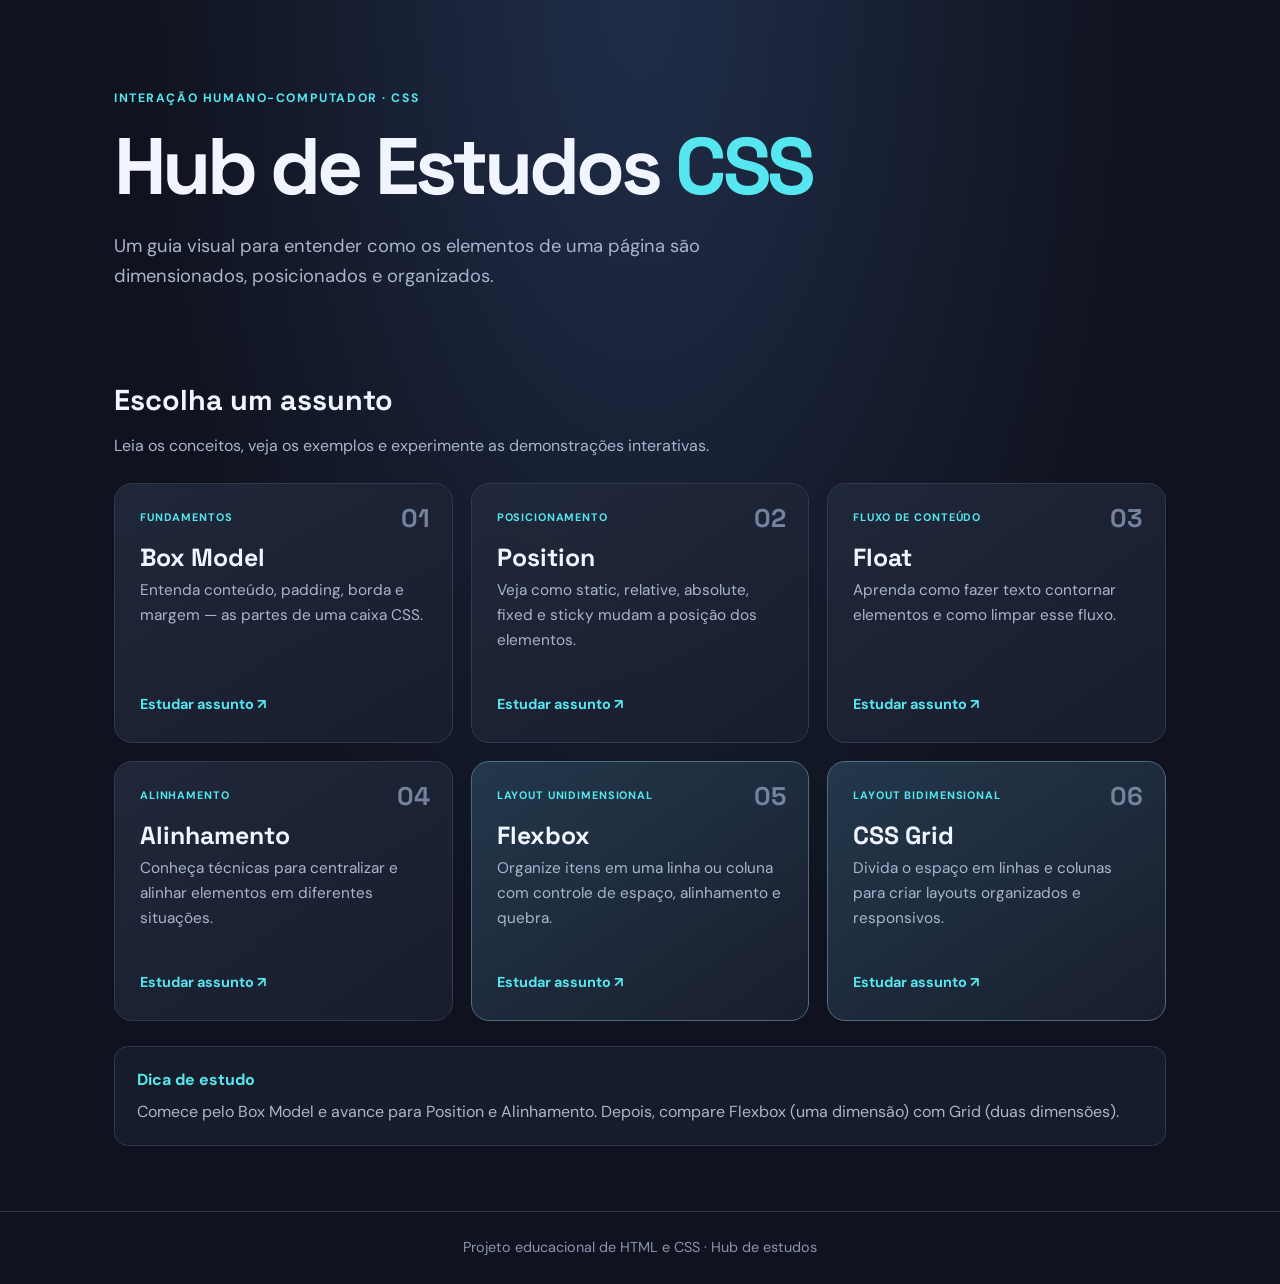
<file: index.html>
<!DOCTYPE html>
<html lang="pt-BR">
<head>
  <meta charset="UTF-8">
  <meta name="viewport" content="width=device-width, initial-scale=1.0">
  <meta name="description" content="Hub de estudos de CSS: Box Model, Position, Float, Alinhamento, Flexbox e Grid.">
  <title>Hub CSS | Início</title>
  <link rel="stylesheet" href="index.css">
</head>
<body>
  <header class="hero">
    <p class="eyebrow">INTERAÇÃO HUMANO-COMPUTADOR · CSS</p>
    <h1>Hub de Estudos <span>CSS</span></h1>
    <p class="hero-text">Um guia visual para entender como os elementos de uma página são dimensionados, posicionados e organizados.</p>
  </header>

  <main class="container">
    <section class="intro">
      <h2>Escolha um assunto</h2>
      <p>Leia os conceitos, veja os exemplos e experimente as demonstrações interativas.</p>
    </section>
    <section class="cards" aria-label="Conteúdos do hub">
      <a class="topic-card" href="box-model.html"><span class="number">01</span><span class="tag">Fundamentos</span><h3>Box Model</h3><p>Entenda conteúdo, padding, borda e margem — as partes de uma caixa CSS.</p><span class="card-link">Estudar assunto ↗</span></a>
      <a class="topic-card" href="position.html"><span class="number">02</span><span class="tag">Posicionamento</span><h3>Position</h3><p>Veja como static, relative, absolute, fixed e sticky mudam a posição dos elementos.</p><span class="card-link">Estudar assunto ↗</span></a>
      <a class="topic-card" href="float.html"><span class="number">03</span><span class="tag">Fluxo de conteúdo</span><h3>Float</h3><p>Aprenda como fazer texto contornar elementos e como limpar esse fluxo.</p><span class="card-link">Estudar assunto ↗</span></a>
      <a class="topic-card" href="alinhamento.html"><span class="number">04</span><span class="tag">Alinhamento</span><h3>Alinhamento</h3><p>Conheça técnicas para centralizar e alinhar elementos em diferentes situações.</p><span class="card-link">Estudar assunto ↗</span></a>
      <a class="topic-card featured" href="flexbox.html"><span class="number">05</span><span class="tag">Layout unidimensional</span><h3>Flexbox</h3><p>Organize itens em uma linha ou coluna com controle de espaço, alinhamento e quebra.</p><span class="card-link">Estudar assunto ↗</span></a>
      <a class="topic-card featured" href="grid.html"><span class="number">06</span><span class="tag">Layout bidimensional</span><h3>CSS Grid</h3><p>Divida o espaço em linhas e colunas para criar layouts organizados e responsivos.</p><span class="card-link">Estudar assunto ↗</span></a>
    </section>
    <aside class="tip"><strong>Dica de estudo</strong><p>Comece pelo Box Model e avance para Position e Alinhamento. Depois, compare Flexbox (uma dimensão) com Grid (duas dimensões).</p></aside>
  </main>
  <footer class="site-footer">Projeto educacional de HTML e CSS · Hub de estudos</footer>
</body>
</html>
</file>
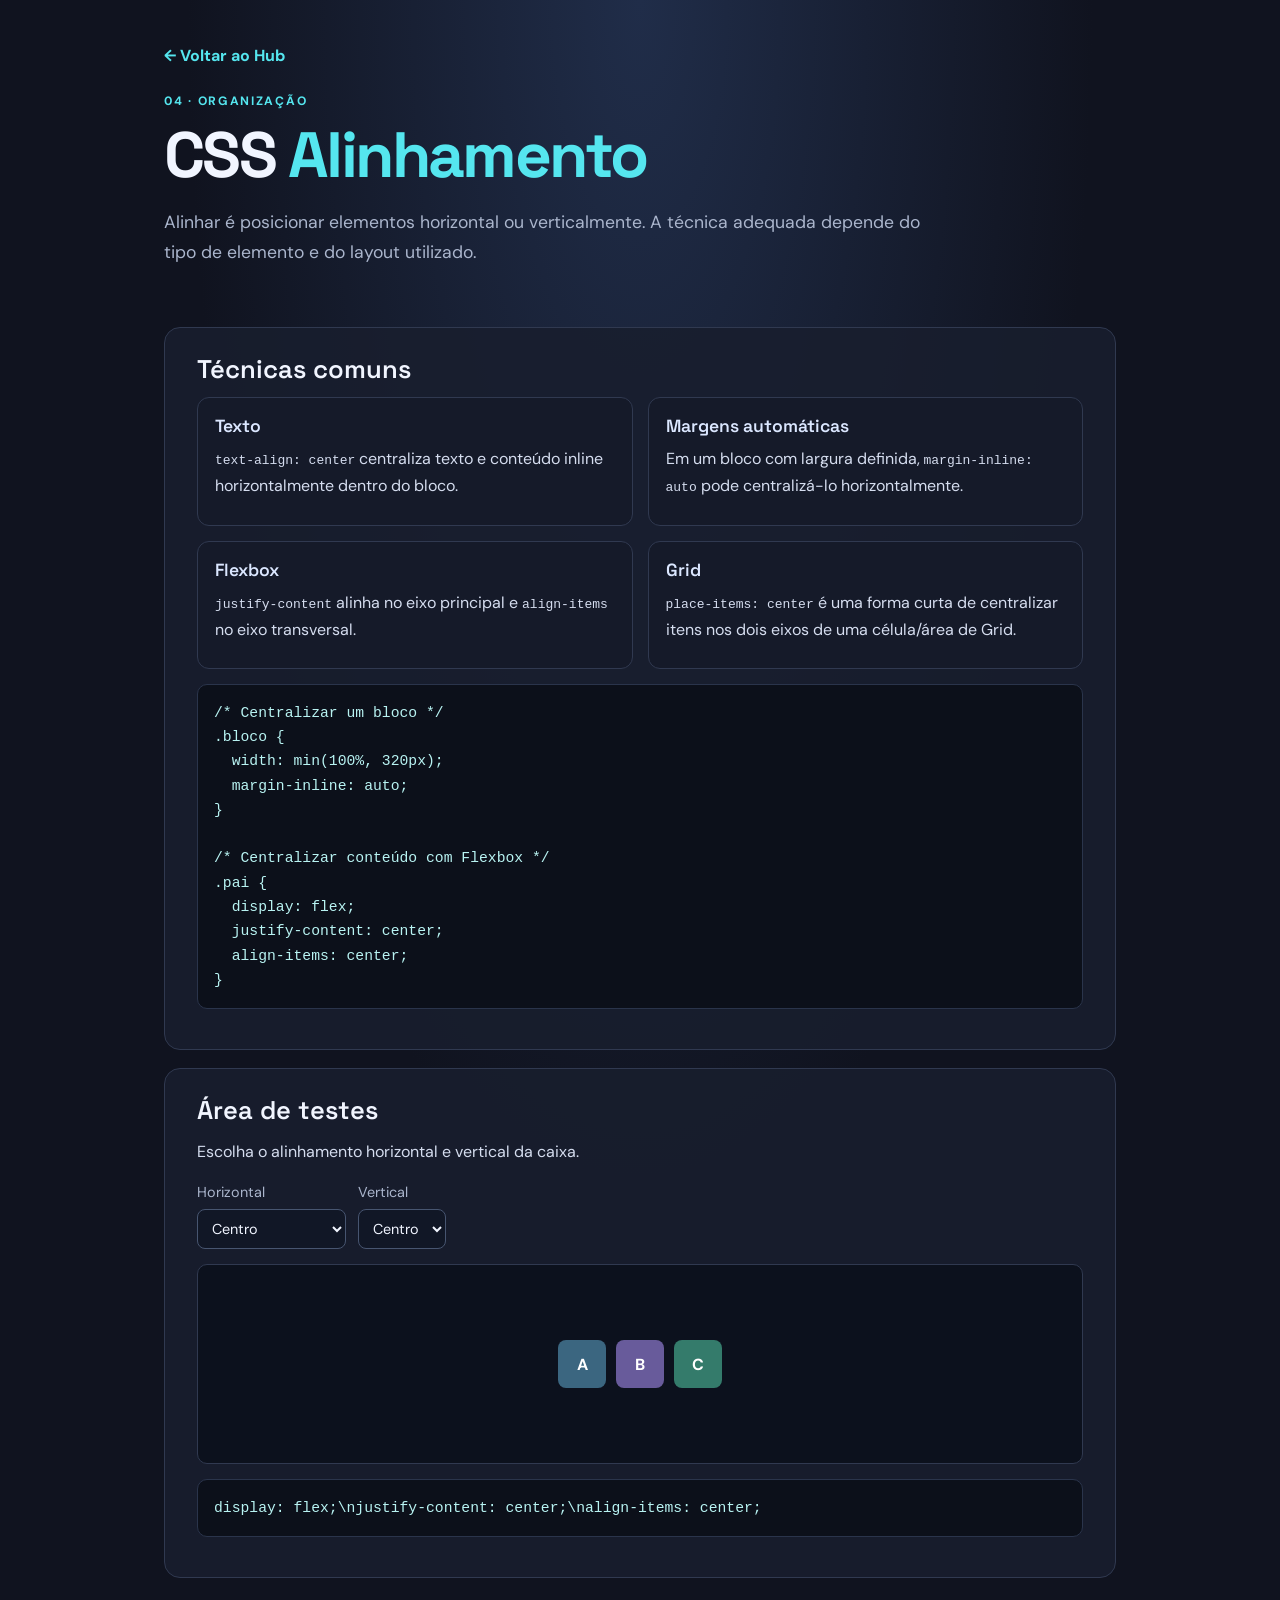
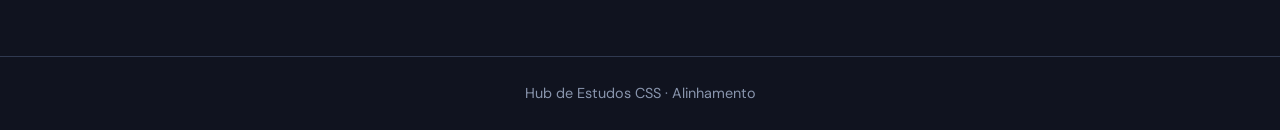
<file: alinhamento.html>
<!DOCTYPE html>
<html lang="pt-BR"><head><meta charset="UTF-8"><meta name="viewport" content="width=device-width, initial-scale=1.0"><title>Alinhamento | Hub CSS</title><link rel="stylesheet" href="style.css"></head><body>
<header class="page-header"><a class="back-link" href="index.html">← Voltar ao Hub</a><div class="eyebrow">04 · Organização</div><h1>CSS <span>Alinhamento</span></h1><p class="lead">Alinhar é posicionar elementos horizontal ou verticalmente. A técnica adequada depende do tipo de elemento e do layout utilizado.</p></header>
<main class="page-layout">
<section class="content-section"><h2>Técnicas comuns</h2><div class="two-col"><div class="mini-card"><h3>Texto</h3><p><code>text-align: center</code> centraliza texto e conteúdo inline horizontalmente dentro do bloco.</p></div><div class="mini-card"><h3>Margens automáticas</h3><p>Em um bloco com largura definida, <code>margin-inline: auto</code> pode centralizá-lo horizontalmente.</p></div><div class="mini-card"><h3>Flexbox</h3><p><code>justify-content</code> alinha no eixo principal e <code>align-items</code> no eixo transversal.</p></div><div class="mini-card"><h3>Grid</h3><p><code>place-items: center</code> é uma forma curta de centralizar itens nos dois eixos de uma célula/área de Grid.</p></div></div><pre class="code">/* Centralizar um bloco */
.bloco {
  width: min(100%, 320px);
  margin-inline: auto;
}

/* Centralizar conteúdo com Flexbox */
.pai {
  display: flex;
  justify-content: center;
  align-items: center;
}</pre></section>
<section class="content-section"><h2>Área de testes</h2><p>Escolha o alinhamento horizontal e vertical da caixa.</p><div class="controls"><label>Horizontal<select id="horizontal"><option value="flex-start">Início</option><option value="center" selected>Centro</option><option value="flex-end">Fim</option><option value="space-between">Space-between</option></select></label><label>Vertical<select id="vertical"><option value="flex-start">Início</option><option value="center" selected>Centro</option><option value="flex-end">Fim</option></select></label></div><div class="demo-stage" id="align-stage" style="display:flex;justify-content:center;align-items:center;gap:10px;min-height:200px"><div class="demo-item">A</div><div class="demo-item">B</div><div class="demo-item">C</div></div><pre class="code" id="align-code">display: flex;\njustify-content: center;\nalign-items: center;</pre></section>
</main><footer class="site-footer">Hub de Estudos CSS · Alinhamento</footer><script>
const horizontal=document.querySelector('#horizontal'),vertical=document.querySelector('#vertical'),stage=document.querySelector('#align-stage'),code=document.querySelector('#align-code');
function update(){stage.style.justifyContent=horizontal.value;stage.style.alignItems=vertical.value;code.textContent=`display: flex;\\njustify-content: ${horizontal.value};\\nalign-items: ${vertical.value};`;}
[horizontal,vertical].forEach(el=>el.addEventListener('change',update));
</script></body></html>
</file>
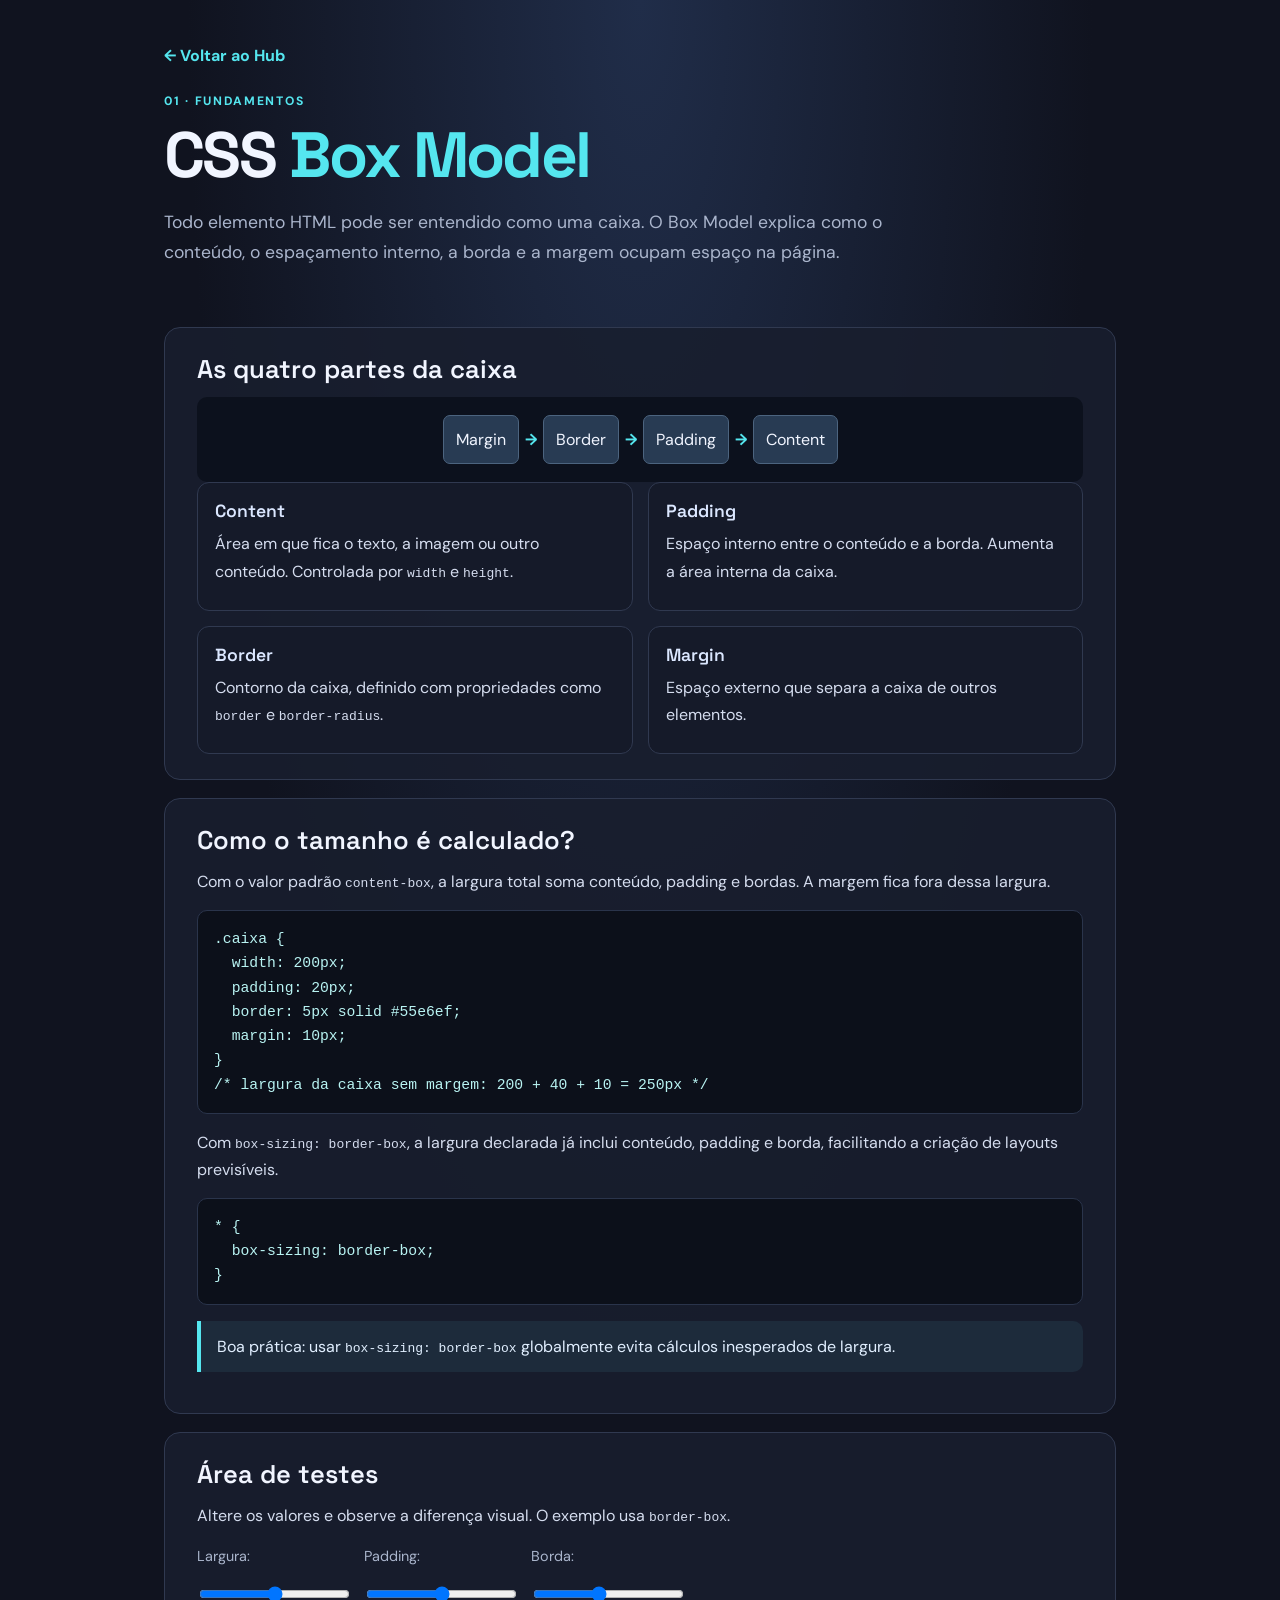
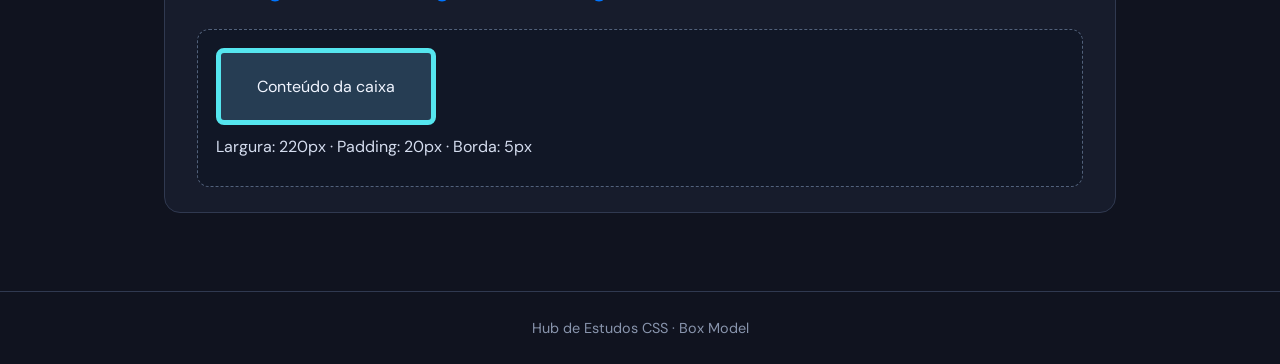
<file: box-model.html>
<!DOCTYPE html>
<html lang="pt-BR"><head><meta charset="UTF-8"><meta name="viewport" content="width=device-width, initial-scale=1.0"><title>Box Model | Hub CSS</title><link rel="stylesheet" href="style.css"></head><body>
<header class="page-header"><a class="back-link" href="index.html">← Voltar ao Hub</a><div class="eyebrow">01 · Fundamentos</div><h1>CSS <span>Box Model</span></h1><p class="lead">Todo elemento HTML pode ser entendido como uma caixa. O Box Model explica como o conteúdo, o espaçamento interno, a borda e a margem ocupam espaço na página.</p></header>
<main class="page-layout">
<section class="content-section"><h2>As quatro partes da caixa</h2><div class="diagram"><span>Margin</span><b>→</b><span>Border</span><b>→</b><span>Padding</span><b>→</b><span>Content</span></div><div class="two-col"><div class="mini-card"><h3>Content</h3><p>Área em que fica o texto, a imagem ou outro conteúdo. Controlada por <code>width</code> e <code>height</code>.</p></div><div class="mini-card"><h3>Padding</h3><p>Espaço interno entre o conteúdo e a borda. Aumenta a área interna da caixa.</p></div><div class="mini-card"><h3>Border</h3><p>Contorno da caixa, definido com propriedades como <code>border</code> e <code>border-radius</code>.</p></div><div class="mini-card"><h3>Margin</h3><p>Espaço externo que separa a caixa de outros elementos.</p></div></div></section>
<section class="content-section"><h2>Como o tamanho é calculado?</h2><p>Com o valor padrão <code>content-box</code>, a largura total soma conteúdo, padding e bordas. A margem fica fora dessa largura.</p><pre class="code">.caixa {
  width: 200px;
  padding: 20px;
  border: 5px solid #55e6ef;
  margin: 10px;
}
/* largura da caixa sem margem: 200 + 40 + 10 = 250px */</pre><p>Com <code>box-sizing: border-box</code>, a largura declarada já inclui conteúdo, padding e borda, facilitando a criação de layouts previsíveis.</p><pre class="code">* {
  box-sizing: border-box;
}</pre><div class="note">Boa prática: usar <code>box-sizing: border-box</code> globalmente evita cálculos inesperados de largura.</div></section>
<section class="content-section"><h2>Área de testes</h2><p>Altere os valores e observe a diferença visual. O exemplo usa <code>border-box</code>.</p><div class="controls"><label>Largura: <input id="width" type="range" min="120" max="320" value="220"></label><label>Padding: <input id="padding" type="range" min="0" max="40" value="20"></label><label>Borda: <input id="border" type="range" min="0" max="12" value="5"></label></div><div class="demo"><div id="box" style="box-sizing:border-box;width:220px;padding:20px;border:5px solid #55e6ef;background:#263d53;border-radius:8px;text-align:center">Conteúdo da caixa</div><p id="box-info">Largura: 220px · Padding: 20px · Borda: 5px</p></div></section>
</main><footer class="site-footer">Hub de Estudos CSS · Box Model</footer><script>
const width=document.querySelector('#width'),padding=document.querySelector('#padding'),border=document.querySelector('#border'),box=document.querySelector('#box'),info=document.querySelector('#box-info');
function update(){box.style.width=width.value+'px';box.style.padding=padding.value+'px';box.style.borderWidth=border.value+'px';info.textContent=`Largura: ${width.value}px · Padding: ${padding.value}px · Borda: ${border.value}px`;}
[width,padding,border].forEach(el=>el.addEventListener('input',update));
</script></body></html>
</file>
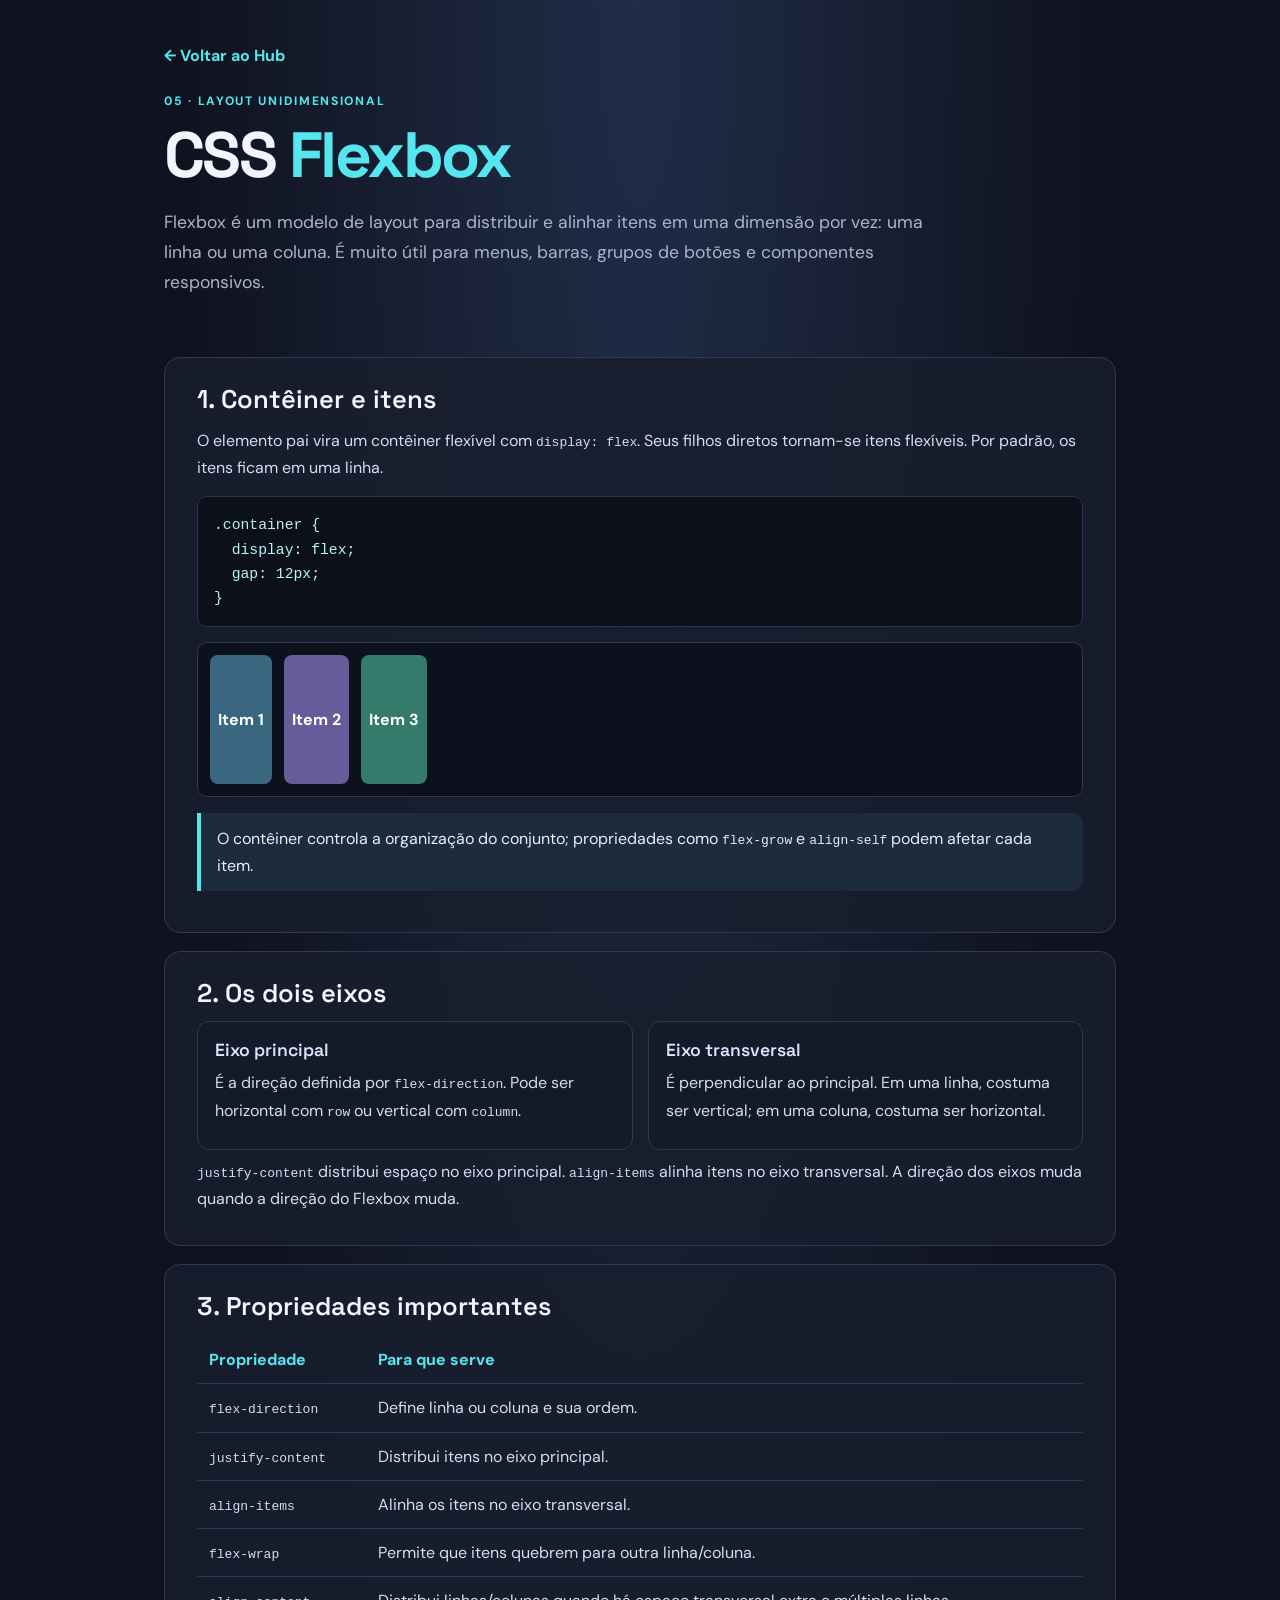
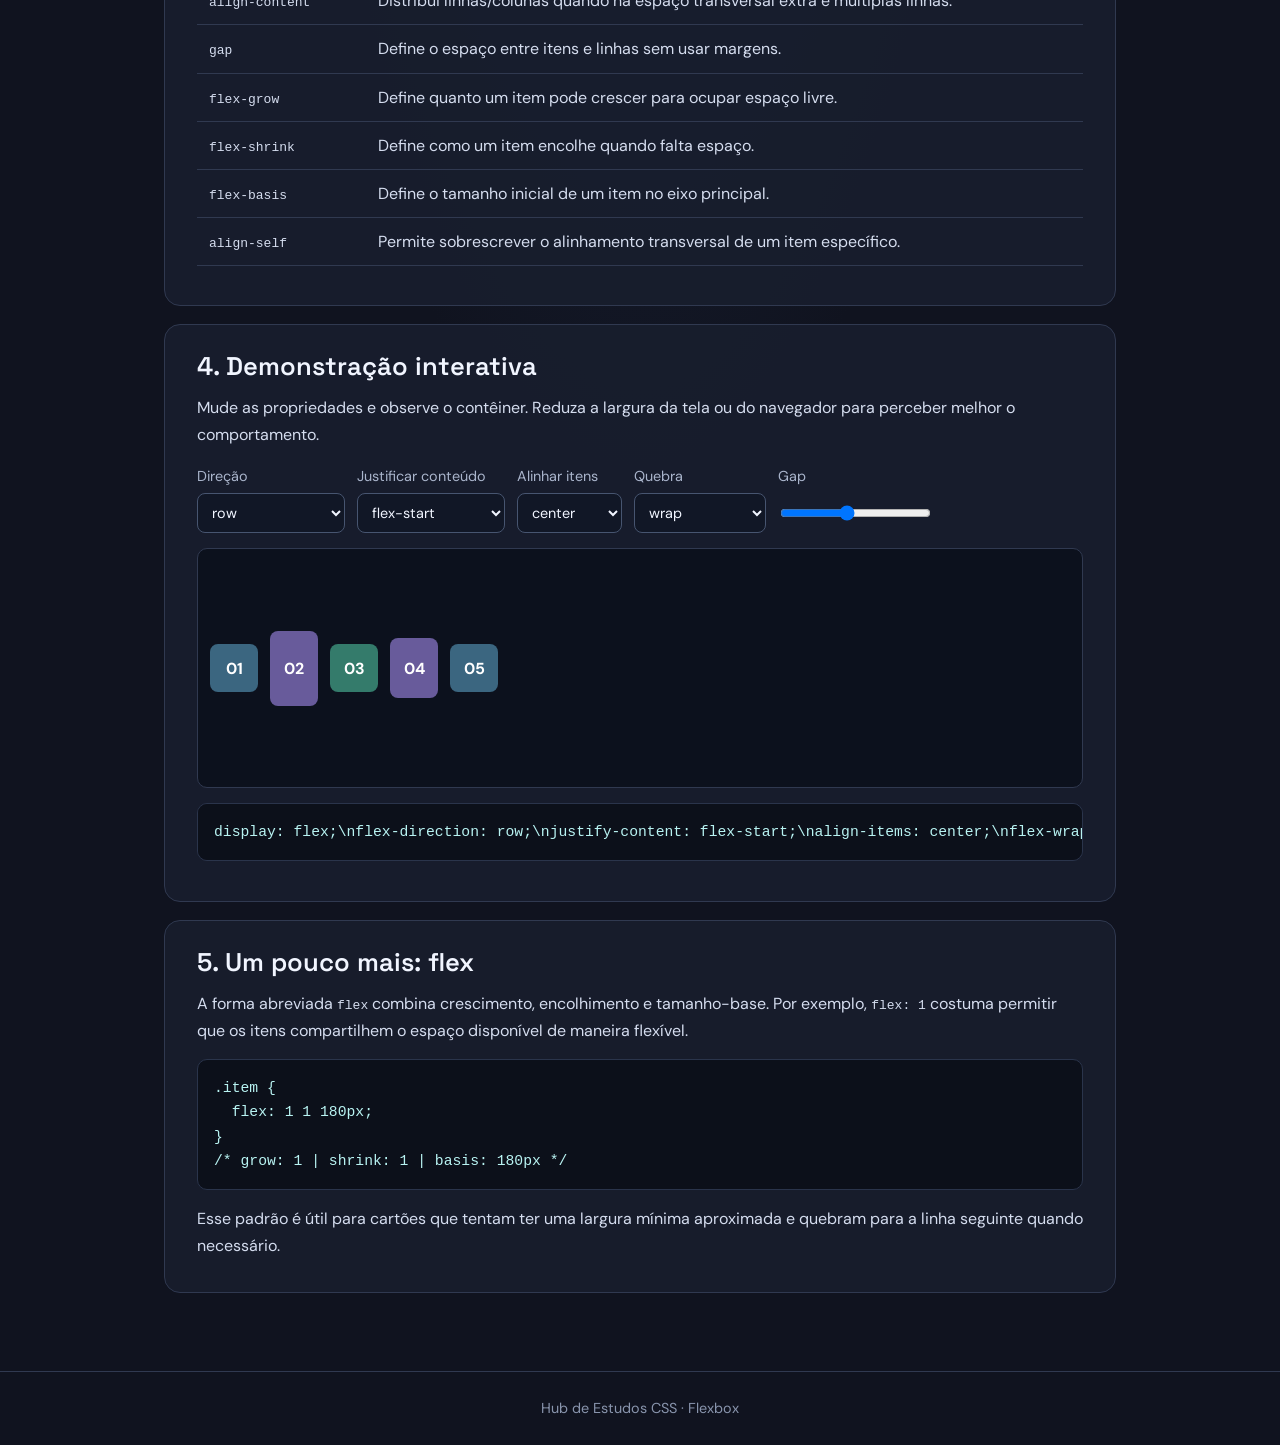
<file: flexbox.html>
<!DOCTYPE html>
<html lang="pt-BR"><head><meta charset="UTF-8"><meta name="viewport" content="width=device-width, initial-scale=1.0"><meta name="description" content="Conceitos básicos e intermediários de CSS Flexbox com demonstração interativa."><title>Flexbox | Hub CSS</title><link rel="stylesheet" href="style.css"></head><body>
<header class="page-header"><a class="back-link" href="index.html">← Voltar ao Hub</a><div class="eyebrow">05 · Layout unidimensional</div><h1>CSS <span>Flexbox</span></h1><p class="lead">Flexbox é um modelo de layout para distribuir e alinhar itens em uma dimensão por vez: uma linha ou uma coluna. É muito útil para menus, barras, grupos de botões e componentes responsivos.</p></header>
<main class="page-layout">
<section class="content-section"><h2>1. Contêiner e itens</h2><p>O elemento pai vira um contêiner flexível com <code>display: flex</code>. Seus filhos diretos tornam-se itens flexíveis. Por padrão, os itens ficam em uma linha.</p><pre class="code">.container {
  display: flex;
  gap: 12px;
}</pre><div class="demo-stage" style="display:flex;gap:12px"><div class="demo-item">Item 1</div><div class="demo-item">Item 2</div><div class="demo-item">Item 3</div></div><div class="note">O contêiner controla a organização do conjunto; propriedades como <code>flex-grow</code> e <code>align-self</code> podem afetar cada item.</div></section>
<section class="content-section"><h2>2. Os dois eixos</h2><div class="two-col"><div class="mini-card"><h3>Eixo principal</h3><p>É a direção definida por <code>flex-direction</code>. Pode ser horizontal com <code>row</code> ou vertical com <code>column</code>.</p></div><div class="mini-card"><h3>Eixo transversal</h3><p>É perpendicular ao principal. Em uma linha, costuma ser vertical; em uma coluna, costuma ser horizontal.</p></div></div><p><code>justify-content</code> distribui espaço no eixo principal. <code>align-items</code> alinha itens no eixo transversal. A direção dos eixos muda quando a direção do Flexbox muda.</p></section>
<section class="content-section"><h2>3. Propriedades importantes</h2><table><thead><tr><th>Propriedade</th><th>Para que serve</th></tr></thead><tbody><tr><td><code>flex-direction</code></td><td>Define linha ou coluna e sua ordem.</td></tr><tr><td><code>justify-content</code></td><td>Distribui itens no eixo principal.</td></tr><tr><td><code>align-items</code></td><td>Alinha os itens no eixo transversal.</td></tr><tr><td><code>flex-wrap</code></td><td>Permite que itens quebrem para outra linha/coluna.</td></tr><tr><td><code>align-content</code></td><td>Distribui linhas/colunas quando há espaço transversal extra e múltiplas linhas.</td></tr><tr><td><code>gap</code></td><td>Define o espaço entre itens e linhas sem usar margens.</td></tr><tr><td><code>flex-grow</code></td><td>Define quanto um item pode crescer para ocupar espaço livre.</td></tr><tr><td><code>flex-shrink</code></td><td>Define como um item encolhe quando falta espaço.</td></tr><tr><td><code>flex-basis</code></td><td>Define o tamanho inicial de um item no eixo principal.</td></tr><tr><td><code>align-self</code></td><td>Permite sobrescrever o alinhamento transversal de um item específico.</td></tr></tbody></table></section>
<section class="content-section"><h2>4. Demonstração interativa</h2><p>Mude as propriedades e observe o contêiner. Reduza a largura da tela ou do navegador para perceber melhor o comportamento.</p>
<div class="controls"><label>Direção<select id="direction"><option value="row">row</option><option value="row-reverse">row-reverse</option><option value="column">column</option><option value="column-reverse">column-reverse</option></select></label><label>Justificar conteúdo<select id="justify"><option>flex-start</option><option>center</option><option>flex-end</option><option>space-between</option><option>space-around</option><option>space-evenly</option></select></label><label>Alinhar itens<select id="items"><option>stretch</option><option selected>center</option><option>flex-start</option><option>flex-end</option><option>baseline</option></select></label><label>Quebra<select id="wrap"><option value="nowrap">nowrap</option><option value="wrap" selected>wrap</option><option value="wrap-reverse">wrap-reverse</option></select></label><label>Gap<input id="gap" type="range" min="0" max="28" value="12"></label></div>
<div class="demo-stage" id="flex-stage" style="display:flex;flex-direction:row;justify-content:flex-start;align-items:center;flex-wrap:wrap;gap:12px;min-height:240px"><div class="demo-item">01</div><div class="demo-item" style="min-height:75px">02</div><div class="demo-item">03</div><div class="demo-item" style="min-height:60px">04</div><div class="demo-item">05</div></div>
<pre class="code" id="flex-code">display: flex;\nflex-direction: row;\njustify-content: flex-start;\nalign-items: center;\nflex-wrap: wrap;\ngap: 12px;</pre>
</section>
<section class="content-section"><h2>5. Um pouco mais: flex</h2><p>A forma abreviada <code>flex</code> combina crescimento, encolhimento e tamanho-base. Por exemplo, <code>flex: 1</code> costuma permitir que os itens compartilhem o espaço disponível de maneira flexível.</p><pre class="code">.item {
  flex: 1 1 180px;
}
/* grow: 1 | shrink: 1 | basis: 180px */</pre><p>Esse padrão é útil para cartões que tentam ter uma largura mínima aproximada e quebram para a linha seguinte quando necessário.</p></section>
</main><footer class="site-footer">Hub de Estudos CSS · Flexbox</footer>
<script>
const ids=['direction','justify','items','wrap','gap'],els=Object.fromEntries(ids.map(id=>[id,document.getElementById(id)])),stage=document.getElementById('flex-stage'),code=document.getElementById('flex-code');
function update(){stage.style.flexDirection=els.direction.value;stage.style.justifyContent=els.justify.value;stage.style.alignItems=els.items.value;stage.style.flexWrap=els.wrap.value;stage.style.gap=els.gap.value+'px';code.textContent=`display: flex;\\nflex-direction: ${els.direction.value};\\njustify-content: ${els.justify.value};\\nalign-items: ${els.items.value};\\nflex-wrap: ${els.wrap.value};\\ngap: ${els.gap.value}px;`;}
ids.forEach(id=>els[id].addEventListener('input',update));update();
</script></body></html>
</file>
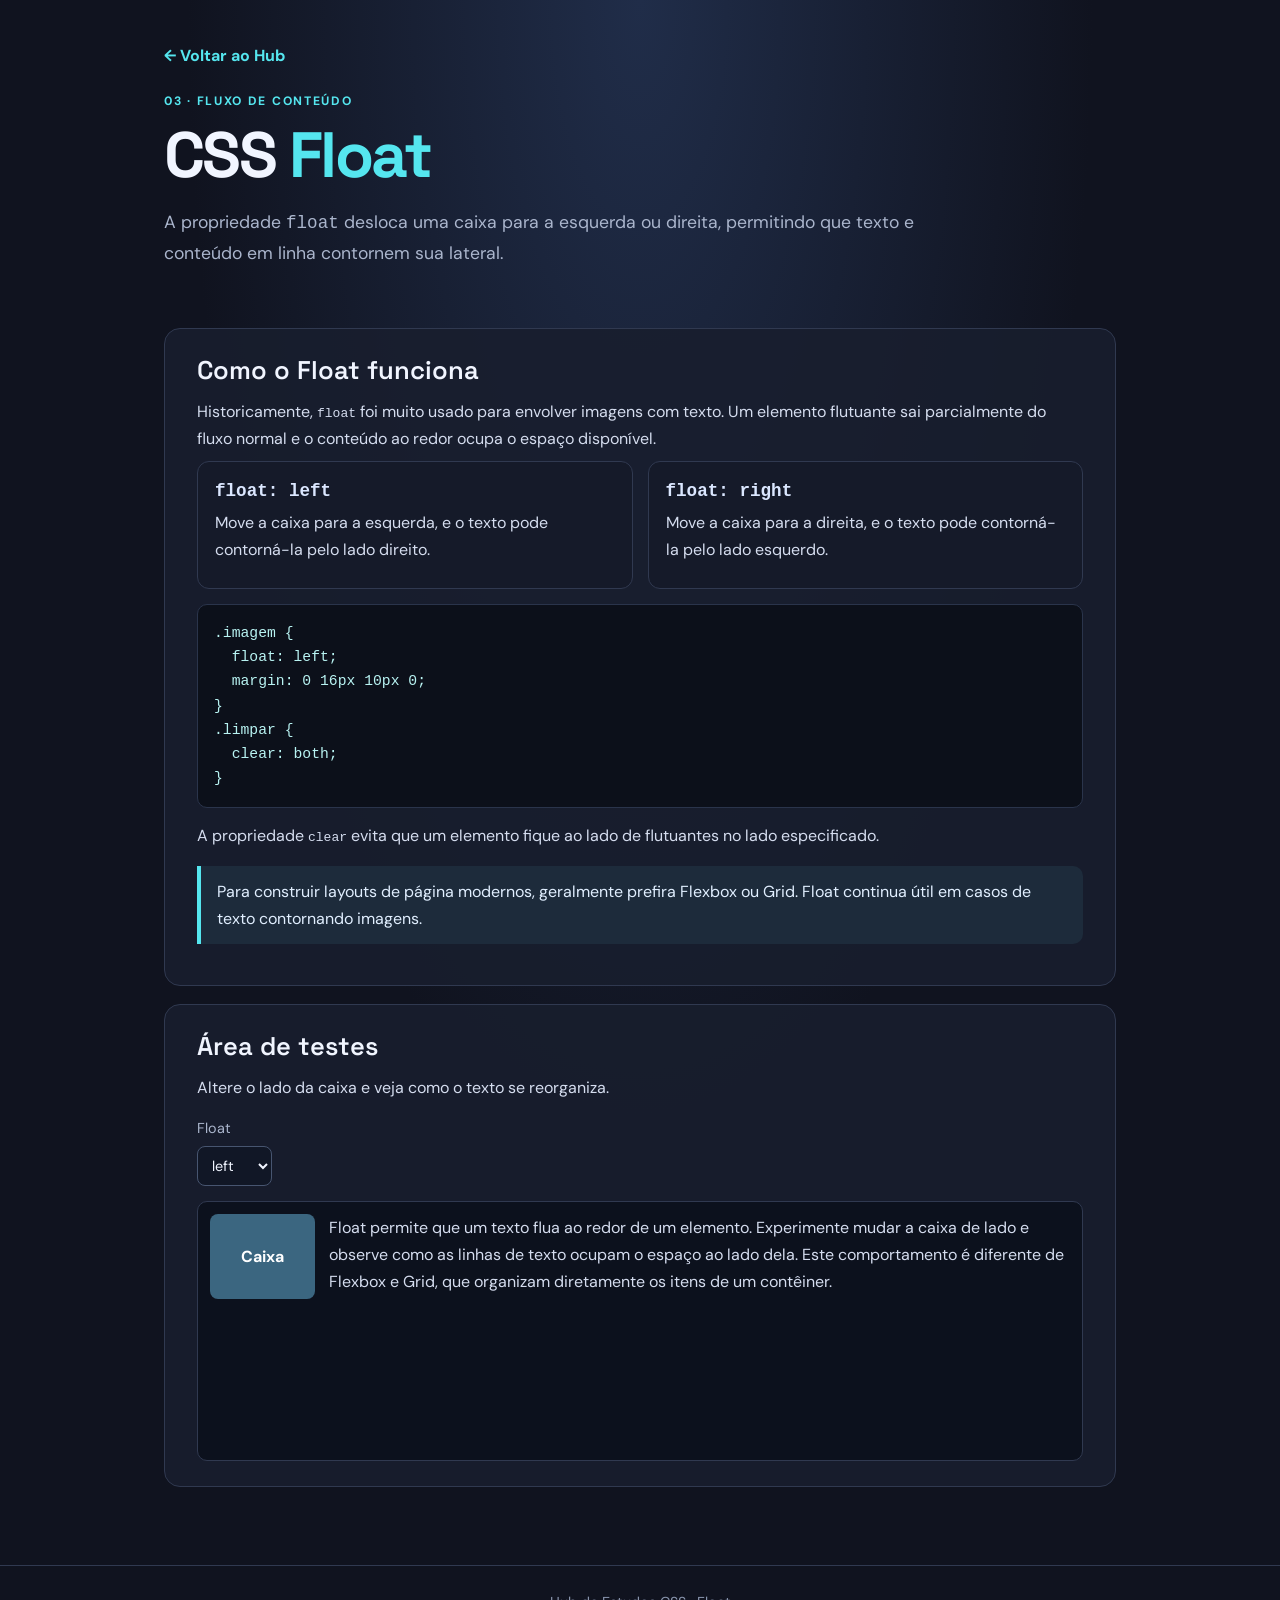
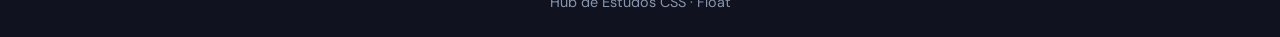
<file: float.html>
<!DOCTYPE html>
<html lang="pt-BR"><head><meta charset="UTF-8"><meta name="viewport" content="width=device-width, initial-scale=1.0"><title>Float | Hub CSS</title><link rel="stylesheet" href="style.css"></head><body>
<header class="page-header"><a class="back-link" href="index.html">← Voltar ao Hub</a><div class="eyebrow">03 · Fluxo de conteúdo</div><h1>CSS <span>Float</span></h1><p class="lead">A propriedade <code>float</code> desloca uma caixa para a esquerda ou direita, permitindo que texto e conteúdo em linha contornem sua lateral.</p></header>
<main class="page-layout">
<section class="content-section"><h2>Como o Float funciona</h2><p>Historicamente, <code>float</code> foi muito usado para envolver imagens com texto. Um elemento flutuante sai parcialmente do fluxo normal e o conteúdo ao redor ocupa o espaço disponível.</p><div class="two-col"><div class="mini-card"><h3><code>float: left</code></h3><p>Move a caixa para a esquerda, e o texto pode contorná-la pelo lado direito.</p></div><div class="mini-card"><h3><code>float: right</code></h3><p>Move a caixa para a direita, e o texto pode contorná-la pelo lado esquerdo.</p></div></div><pre class="code">.imagem {
  float: left;
  margin: 0 16px 10px 0;
}
.limpar {
  clear: both;
}</pre><p>A propriedade <code>clear</code> evita que um elemento fique ao lado de flutuantes no lado especificado.</p><div class="note">Para construir layouts de página modernos, geralmente prefira Flexbox ou Grid. Float continua útil em casos de texto contornando imagens.</div></section>
<section class="content-section"><h2>Área de testes</h2><p>Altere o lado da caixa e veja como o texto se reorganiza.</p><div class="controls"><label>Float<select id="float"><option value="left">left</option><option value="right">right</option><option value="none">none</option></select></label></div><div class="demo-stage" style="min-height:260px;display:block;overflow:auto"><div id="floatbox" class="demo-item" style="float:left;width:105px;height:85px;margin:0 14px 8px 0">Caixa</div><p id="floattext" style="margin:0;color:#d5ddef">Float permite que um texto flua ao redor de um elemento. Experimente mudar a caixa de lado e observe como as linhas de texto ocupam o espaço ao lado dela. Este comportamento é diferente de Flexbox e Grid, que organizam diretamente os itens de um contêiner.</p><div style="clear:both"></div></div></section>
</main><footer class="site-footer">Hub de Estudos CSS · Float</footer><script>
const floatSelect=document.querySelector('#float'),floatbox=document.querySelector('#floatbox');
floatSelect.addEventListener('change',()=>{floatbox.style.float=floatSelect.value;floatbox.style.margin=floatSelect.value==='right'?'0 0 8px 14px':'0 14px 8px 0';});
</script></body></html>
</file>
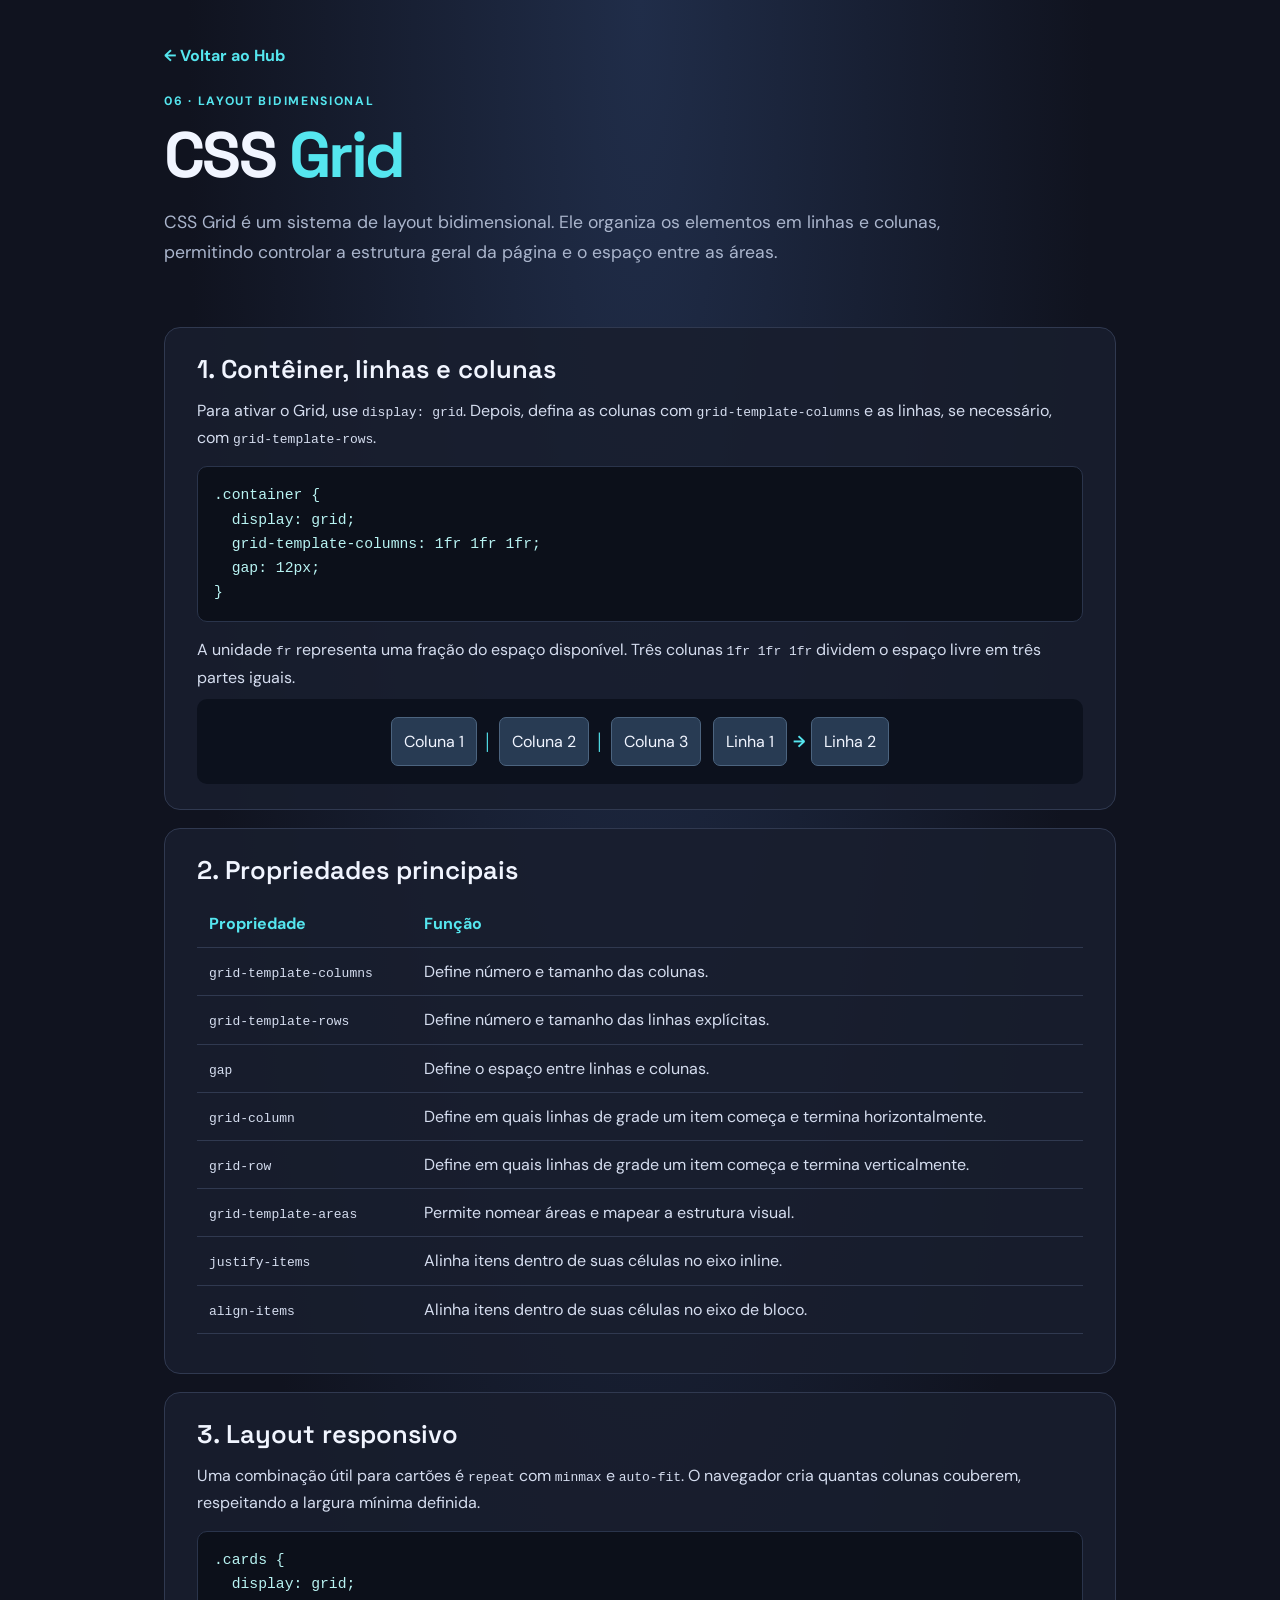
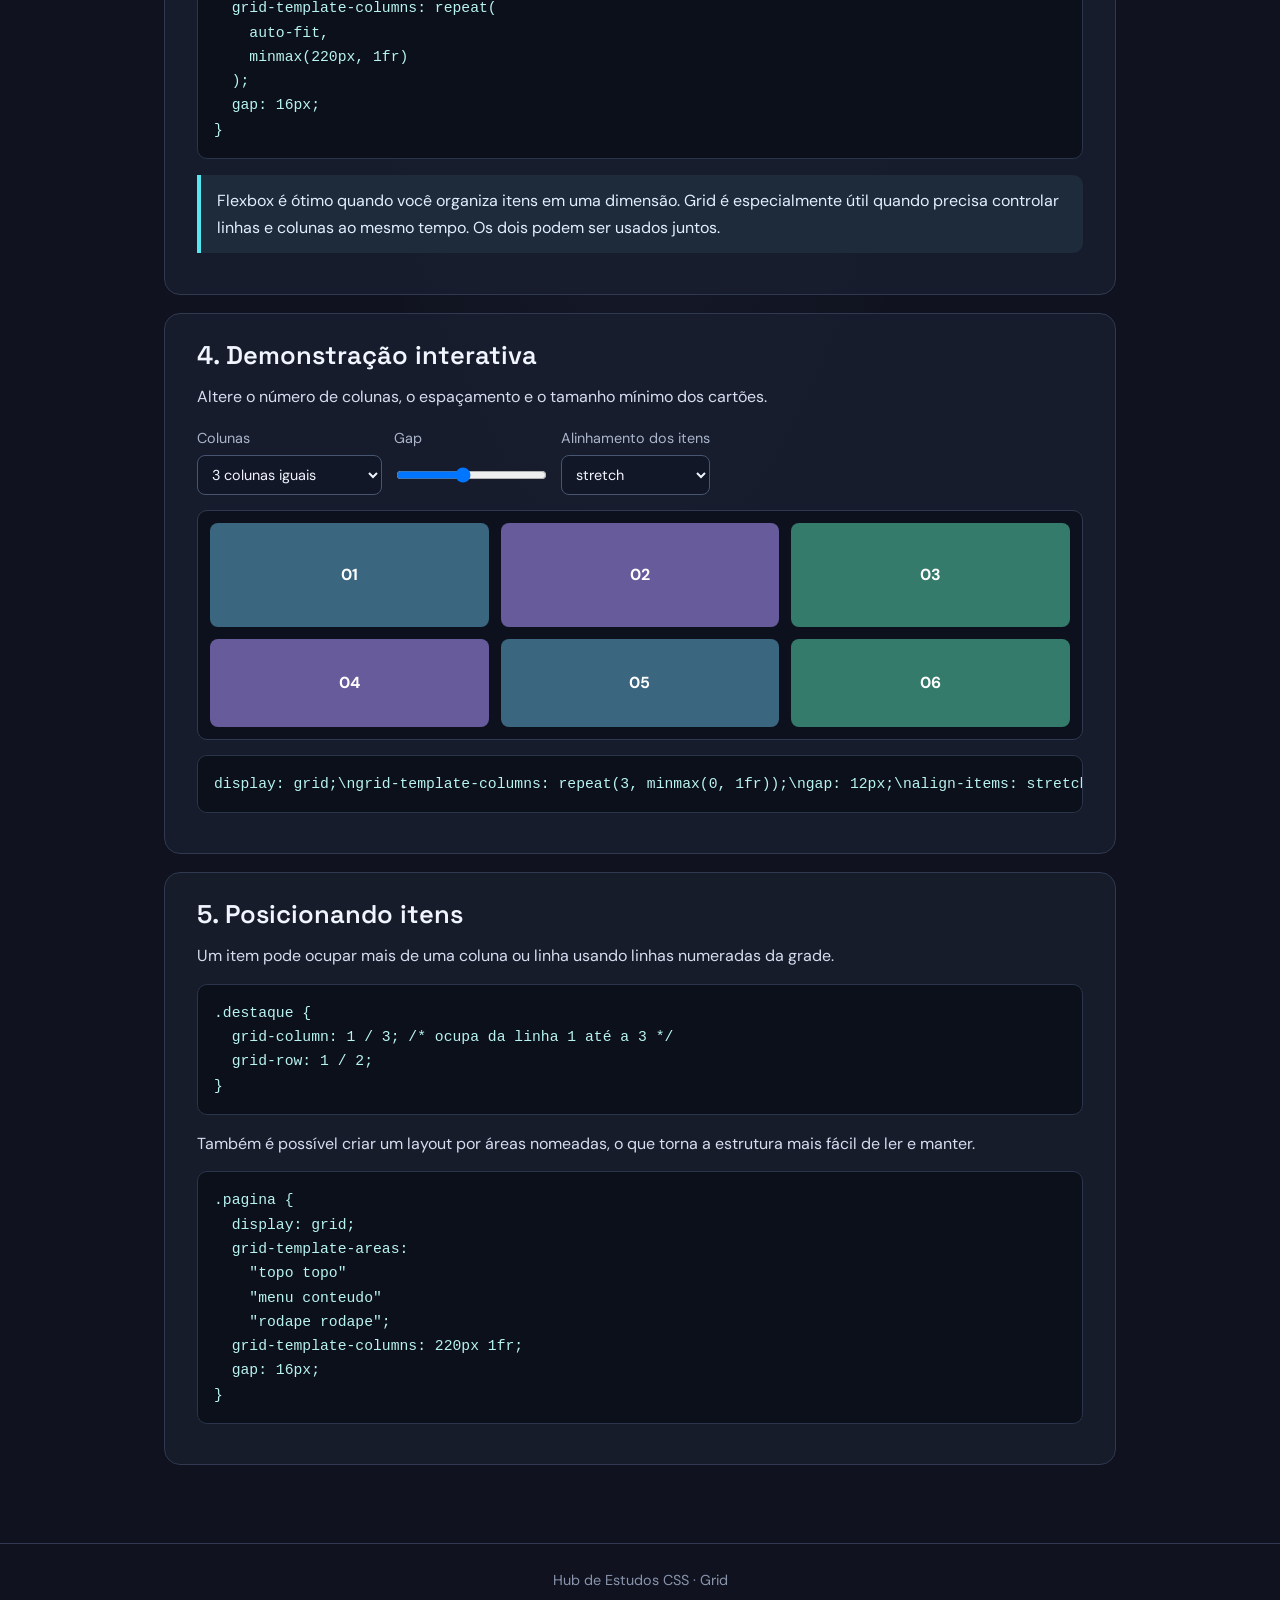
<file: grid.html>
<!DOCTYPE html>
<html lang="pt-BR"><head><meta charset="UTF-8"><meta name="viewport" content="width=device-width, initial-scale=1.0"><meta name="description" content="Aprenda CSS Grid, linhas, colunas, frações e áreas com demonstração interativa."><title>CSS Grid | Hub CSS</title><link rel="stylesheet" href="style.css"></head><body>
<header class="page-header"><a class="back-link" href="index.html">← Voltar ao Hub</a><div class="eyebrow">06 · Layout bidimensional</div><h1>CSS <span>Grid</span></h1><p class="lead">CSS Grid é um sistema de layout bidimensional. Ele organiza os elementos em linhas e colunas, permitindo controlar a estrutura geral da página e o espaço entre as áreas.</p></header>
<main class="page-layout">
<section class="content-section"><h2>1. Contêiner, linhas e colunas</h2><p>Para ativar o Grid, use <code>display: grid</code>. Depois, defina as colunas com <code>grid-template-columns</code> e as linhas, se necessário, com <code>grid-template-rows</code>.</p><pre class="code">.container {
  display: grid;
  grid-template-columns: 1fr 1fr 1fr;
  gap: 12px;
}</pre><p>A unidade <code>fr</code> representa uma fração do espaço disponível. Três colunas <code>1fr 1fr 1fr</code> dividem o espaço livre em três partes iguais.</p><div class="diagram"><span>Coluna 1</span><b>│</b><span>Coluna 2</span><b>│</b><span>Coluna 3</span><br><span>Linha 1</span><b>→</b><span>Linha 2</span></div></section>
<section class="content-section"><h2>2. Propriedades principais</h2><table><thead><tr><th>Propriedade</th><th>Função</th></tr></thead><tbody><tr><td><code>grid-template-columns</code></td><td>Define número e tamanho das colunas.</td></tr><tr><td><code>grid-template-rows</code></td><td>Define número e tamanho das linhas explícitas.</td></tr><tr><td><code>gap</code></td><td>Define o espaço entre linhas e colunas.</td></tr><tr><td><code>grid-column</code></td><td>Define em quais linhas de grade um item começa e termina horizontalmente.</td></tr><tr><td><code>grid-row</code></td><td>Define em quais linhas de grade um item começa e termina verticalmente.</td></tr><tr><td><code>grid-template-areas</code></td><td>Permite nomear áreas e mapear a estrutura visual.</td></tr><tr><td><code>justify-items</code></td><td>Alinha itens dentro de suas células no eixo inline.</td></tr><tr><td><code>align-items</code></td><td>Alinha itens dentro de suas células no eixo de bloco.</td></tr></tbody></table></section>
<section class="content-section"><h2>3. Layout responsivo</h2><p>Uma combinação útil para cartões é <code>repeat</code> com <code>minmax</code> e <code>auto-fit</code>. O navegador cria quantas colunas couberem, respeitando a largura mínima definida.</p><pre class="code">.cards {
  display: grid;
  grid-template-columns: repeat(
    auto-fit,
    minmax(220px, 1fr)
  );
  gap: 16px;
}</pre><div class="note">Flexbox é ótimo quando você organiza itens em uma dimensão. Grid é especialmente útil quando precisa controlar linhas e colunas ao mesmo tempo. Os dois podem ser usados juntos.</div></section>
<section class="content-section"><h2>4. Demonstração interativa</h2><p>Altere o número de colunas, o espaçamento e o tamanho mínimo dos cartões.</p><div class="controls"><label>Colunas<select id="columns"><option value="repeat(2, minmax(0, 1fr))">2 colunas iguais</option><option value="repeat(3, minmax(0, 1fr))" selected>3 colunas iguais</option><option value="repeat(4, minmax(0, 1fr))">4 colunas iguais</option><option value="repeat(auto-fit, minmax(130px, 1fr))">Responsivo (auto-fit)</option><option value="1fr 2fr">Proporção 1fr 2fr</option></select></label><label>Gap<input id="grid-gap" type="range" min="0" max="28" value="12"></label><label>Alinhamento dos itens<select id="grid-align"><option>stretch</option><option>start</option><option>center</option><option>end</option></select></label></div><div class="demo-stage" id="grid-stage" style="display:grid;grid-template-columns:repeat(3,minmax(0,1fr));gap:12px;align-items:stretch;min-height:230px"><div class="demo-item">01</div><div class="demo-item" style="min-height:75px">02</div><div class="demo-item">03</div><div class="demo-item">04</div><div class="demo-item" style="min-height:60px">05</div><div class="demo-item">06</div></div><pre class="code" id="grid-code">display: grid;\ngrid-template-columns: repeat(3, minmax(0, 1fr));\ngap: 12px;\nalign-items: stretch;</pre></section>
<section class="content-section"><h2>5. Posicionando itens</h2><p>Um item pode ocupar mais de uma coluna ou linha usando linhas numeradas da grade.</p><pre class="code">.destaque {
  grid-column: 1 / 3; /* ocupa da linha 1 até a 3 */
  grid-row: 1 / 2;
}</pre><p>Também é possível criar um layout por áreas nomeadas, o que torna a estrutura mais fácil de ler e manter.</p><pre class="code">.pagina {
  display: grid;
  grid-template-areas:
    "topo topo"
    "menu conteudo"
    "rodape rodape";
  grid-template-columns: 220px 1fr;
  gap: 16px;
}</pre></section>
</main><footer class="site-footer">Hub de Estudos CSS · Grid</footer>
<script>
const columns=document.getElementById('columns'),gap=document.getElementById('grid-gap'),align=document.getElementById('grid-align'),stage=document.getElementById('grid-stage'),code=document.getElementById('grid-code');
function update(){stage.style.gridTemplateColumns=columns.value;stage.style.gap=gap.value+'px';stage.style.alignItems=align.value;code.textContent=`display: grid;\\ngrid-template-columns: ${columns.value};\\ngap: ${gap.value}px;\\nalign-items: ${align.value};`;}
[columns,gap,align].forEach(el=>el.addEventListener('input',update));update();
</script></body></html>
</file>
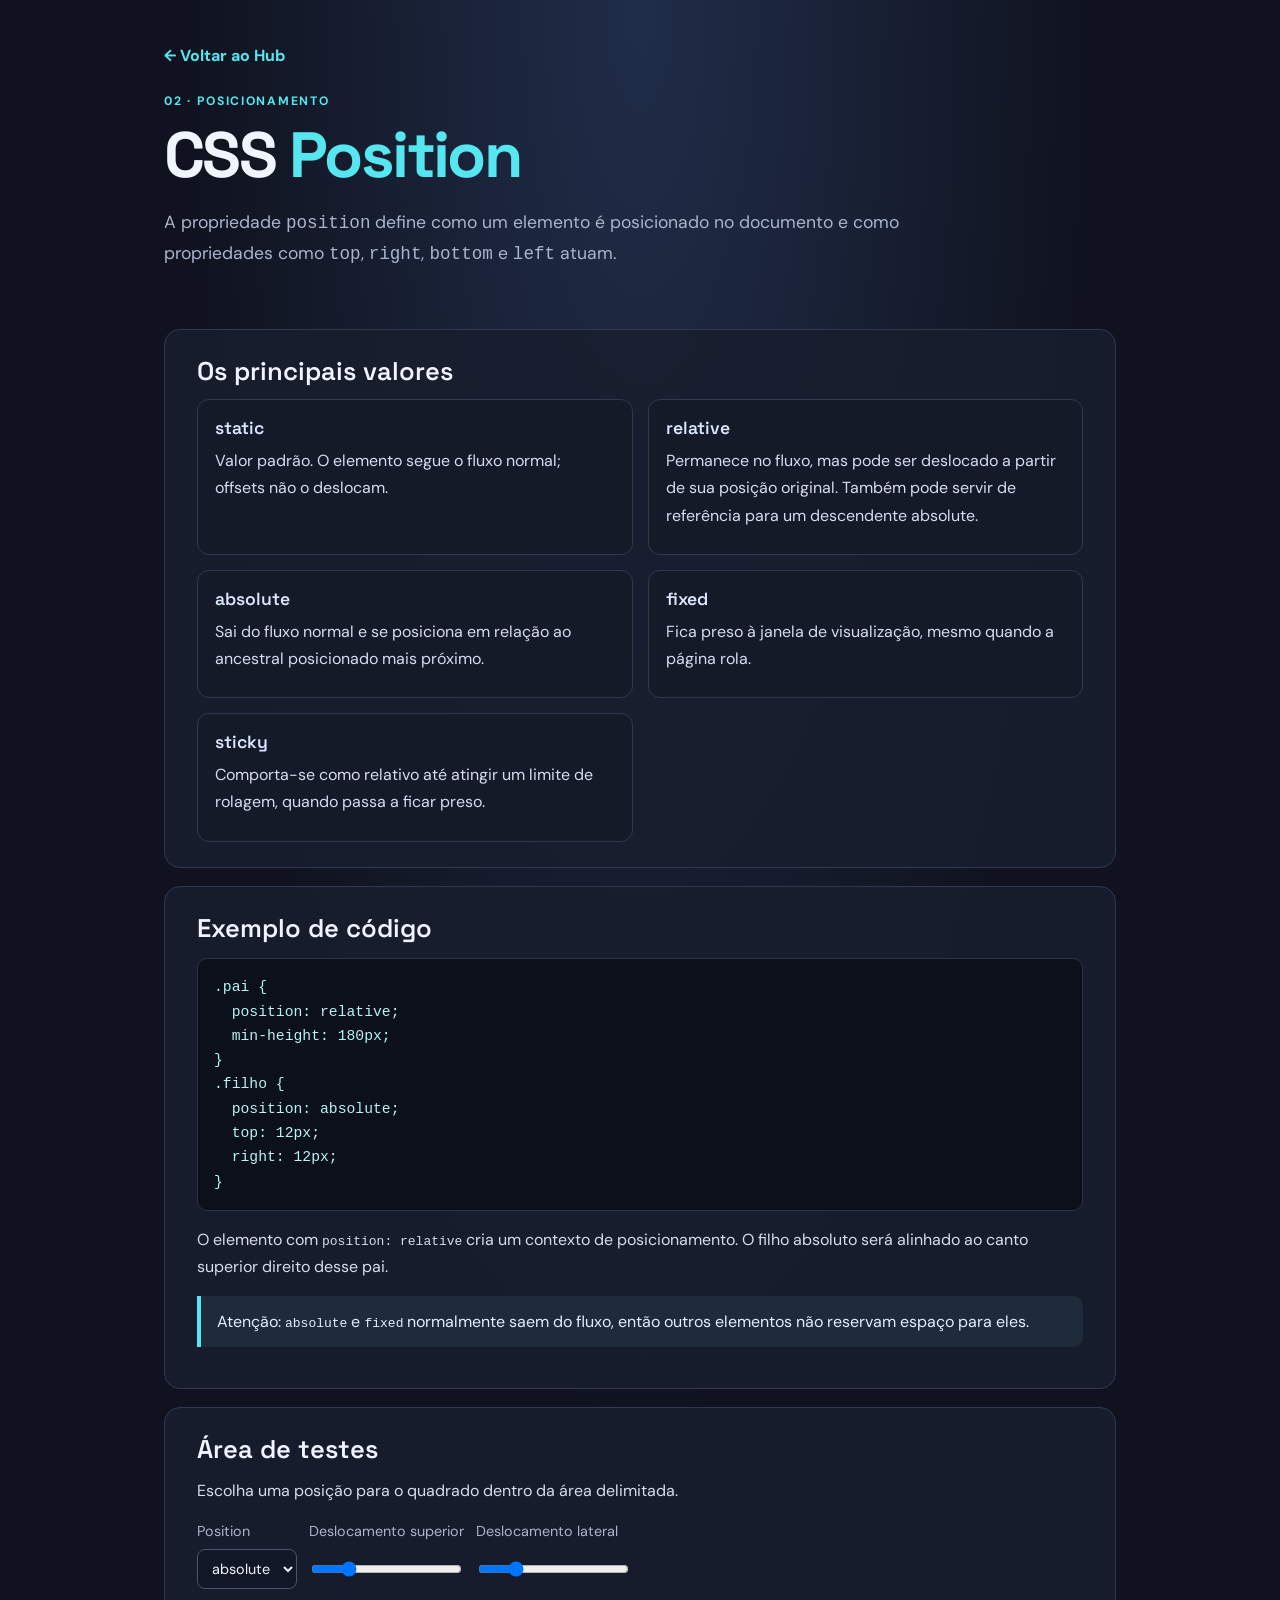
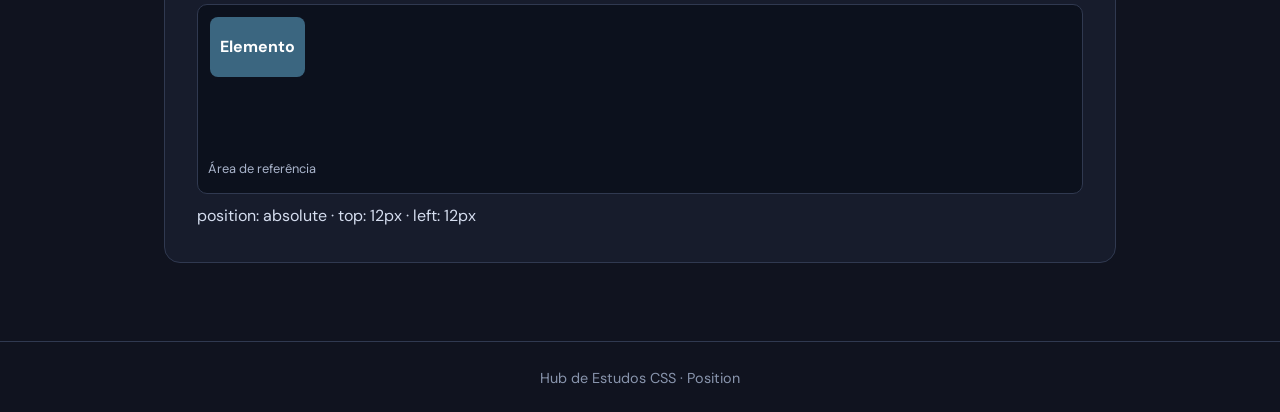
<file: position.html>
<!DOCTYPE html>
<html lang="pt-BR"><head><meta charset="UTF-8"><meta name="viewport" content="width=device-width, initial-scale=1.0"><title>Position | Hub CSS</title><link rel="stylesheet" href="style.css"></head><body>
<header class="page-header"><a class="back-link" href="index.html">← Voltar ao Hub</a><div class="eyebrow">02 · Posicionamento</div><h1>CSS <span>Position</span></h1><p class="lead">A propriedade <code>position</code> define como um elemento é posicionado no documento e como propriedades como <code>top</code>, <code>right</code>, <code>bottom</code> e <code>left</code> atuam.</p></header>
<main class="page-layout">
<section class="content-section"><h2>Os principais valores</h2><div class="two-col"><div class="mini-card"><h3>static</h3><p>Valor padrão. O elemento segue o fluxo normal; offsets não o deslocam.</p></div><div class="mini-card"><h3>relative</h3><p>Permanece no fluxo, mas pode ser deslocado a partir de sua posição original. Também pode servir de referência para um descendente absolute.</p></div><div class="mini-card"><h3>absolute</h3><p>Sai do fluxo normal e se posiciona em relação ao ancestral posicionado mais próximo.</p></div><div class="mini-card"><h3>fixed</h3><p>Fica preso à janela de visualização, mesmo quando a página rola.</p></div><div class="mini-card"><h3>sticky</h3><p>Comporta-se como relativo até atingir um limite de rolagem, quando passa a ficar preso.</p></div></div></section>
<section class="content-section"><h2>Exemplo de código</h2><pre class="code">.pai {
  position: relative;
  min-height: 180px;
}
.filho {
  position: absolute;
  top: 12px;
  right: 12px;
}</pre><p>O elemento com <code>position: relative</code> cria um contexto de posicionamento. O filho absoluto será alinhado ao canto superior direito desse pai.</p><div class="note">Atenção: <code>absolute</code> e <code>fixed</code> normalmente saem do fluxo, então outros elementos não reservam espaço para eles.</div></section>
<section class="content-section"><h2>Área de testes</h2><p>Escolha uma posição para o quadrado dentro da área delimitada.</p><div class="controls"><label>Position<select id="position"><option>static</option><option>relative</option><option selected>absolute</option><option>sticky</option></select></label><label>Deslocamento superior<input id="top" type="range" min="0" max="70" value="12"></label><label>Deslocamento lateral<input id="left" type="range" min="0" max="70" value="12"></label></div><div class="demo-stage" id="stage" style="position:relative;min-height:190px;overflow:auto"><div id="moving" class="demo-item" style="position:absolute;top:12px;left:12px;width:95px;height:60px">Elemento</div><p style="position:absolute;bottom:5px;left:10px;color:#aab5cc;font-size:.8rem">Área de referência</p></div><p id="pos-info">position: absolute</p></section>
</main><footer class="site-footer">Hub de Estudos CSS · Position</footer><script>
const pos=document.querySelector('#position'),topRange=document.querySelector('#top'),leftRange=document.querySelector('#left'),moving=document.querySelector('#moving'),info=document.querySelector('#pos-info');
function update(){moving.style.position=pos.value;moving.style.top=topRange.value+'px';moving.style.left=leftRange.value+'px';info.textContent=`position: ${pos.value} · top: ${topRange.value}px · left: ${leftRange.value}px`;}
[pos,topRange,leftRange].forEach(el=>el.addEventListener('input',update));update();
</script></body></html>
</file>
<file: index.css>
@import url('https://fonts.googleapis.com/css2?family=DM+Sans:wght@400;500;600;700&family=Space+Grotesk:wght@500;600;700&display=swap');
:root{--bg:#10131f;--panel:#191e2e;--panel2:#20283b;--text:#f1f5ff;--muted:#aab5cc;--cyan:#55e6ef;--purple:#a99aff;--line:#303950}
*{box-sizing:border-box}html{scroll-behavior:smooth}body{margin:0;background:radial-gradient(ellipse at top,#202d49 0,#10131f 55%);color:var(--text);font-family:'DM Sans',sans-serif;line-height:1.65}.hero{max-width:1100px;margin:auto;padding:76px 24px 50px}.eyebrow,.tag{font-size:.76rem;letter-spacing:.13em;text-transform:uppercase;font-weight:700;color:var(--cyan)}h1,h2,h3{font-family:'Space Grotesk',sans-serif;line-height:1.15}h1{font-size:clamp(2.6rem,7vw,5rem);margin:.4rem 0 1rem;letter-spacing:-.05em}h1 span{color:var(--cyan)}.hero-text{max-width:670px;color:var(--muted);font-size:1.15rem}.container{max-width:1100px;margin:auto;padding:0 24px 65px}.intro{margin:8px 0 24px}.intro h2{font-size:1.8rem;margin-bottom:6px}.intro p,.topic-card p{color:var(--muted)}.cards{display:grid;grid-template-columns:repeat(3,minmax(0,1fr));gap:18px}.topic-card{position:relative;display:flex;flex-direction:column;min-height:260px;padding:25px;text-decoration:none;color:var(--text);border:1px solid var(--line);border-radius:18px;background:linear-gradient(145deg,rgba(32,40,59,.95),rgba(25,30,46,.94));transition:transform .2s,border-color .2s,background .2s}.topic-card:hover,.topic-card:focus-visible{transform:translateY(-4px);border-color:var(--cyan);outline:none}.topic-card.featured{border-color:#4c6d81;background:linear-gradient(145deg,#23384b,#191e2e)}.number{position:absolute;right:22px;top:18px;color:#74829d;font:700 1.6rem 'Space Grotesk',sans-serif}.topic-card .tag{font-size:.68rem;letter-spacing:.08em}.topic-card h3{font-size:1.55rem;margin:17px 0 5px}.topic-card p{margin:0 0 22px;font-size:.96rem}.card-link{margin-top:auto;color:var(--cyan);font-weight:700;font-size:.9rem}.tip{margin-top:25px;padding:20px 22px;border:1px solid var(--line);border-radius:14px;background:#171c2b}.tip strong{color:var(--cyan)}.tip p{margin:5px 0 0;color:var(--muted)}.site-footer{text-align:center;padding:24px;color:#8995ad;border-top:1px solid var(--line);font-size:.9rem}@media(max-width:850px){.cards{grid-template-columns:repeat(2,minmax(0,1fr))}.hero{padding-top:55px}}@media(max-width:560px){.cards{grid-template-columns:1fr}.topic-card{min-height:220px}.hero{padding-top:42px}.container,.hero{padding-left:18px;padding-right:18px}}
</file>
<file: style.css>
@import url('https://fonts.googleapis.com/css2?family=DM+Sans:wght@400;500;600;700&family=Space+Grotesk:wght@500;600;700&display=swap');
:root{--bg:#10131f;--panel:#191e2e;--panel2:#20283b;--text:#f1f5ff;--muted:#aab5cc;--cyan:#55e6ef;--purple:#a99aff;--line:#303950;--green:#8ee6b1}
*{box-sizing:border-box}html{scroll-behavior:smooth}body{margin:0;background:radial-gradient(ellipse at top,#202d49 0,#10131f 50%);color:var(--text);font-family:'DM Sans',sans-serif;line-height:1.7}a{color:var(--cyan)}.page-header{max-width:1000px;margin:auto;padding:42px 24px 24px}.back-link{display:inline-block;color:var(--cyan);text-decoration:none;font-weight:700;margin-bottom:22px}.back-link:hover{text-decoration:underline}.eyebrow{font-size:.76rem;letter-spacing:.14em;text-transform:uppercase;color:var(--cyan);font-weight:700}.page-header h1{font:700 clamp(2.4rem,6vw,4rem)/1.1 'Space Grotesk',sans-serif;letter-spacing:-.04em;margin:8px 0 12px}.page-header h1 span{color:var(--cyan)}.lead{max-width:780px;color:var(--muted);font-size:1.1rem}.page-layout{max-width:1000px;margin:auto;padding:0 24px 60px}.content-section{margin:18px 0;padding:25px clamp(18px,4vw,32px);background:rgba(25,30,46,.88);border:1px solid var(--line);border-radius:16px}.content-section h2{font:600 1.6rem 'Space Grotesk',sans-serif;margin:0 0 12px}.content-section h3{font:600 1.1rem 'Space Grotesk',sans-serif;margin:22px 0 8px;color:#dbe7ff}.content-section p{margin:8px 0;color:#d5ddef}.content-section ul,.content-section ol{padding-left:23px;color:#d5ddef}.content-section li{margin:6px 0}.two-col{display:grid;grid-template-columns:repeat(2,minmax(0,1fr));gap:15px}.mini-card{padding:17px;border:1px solid var(--line);border-radius:12px;background:#151a29}.mini-card h3{margin-top:0}.code{overflow:auto;background:#0c101a;border:1px solid #2a344b;border-radius:10px;padding:16px;color:#b8f3f2;font: .92rem/1.65 ui-monospace,SFMono-Regular,Consolas,monospace;white-space:pre}.note{border-left:4px solid var(--cyan);padding:12px 16px;background:#1d2b3b;border-radius:0 10px 10px 0;color:#e1efff;margin:16px 0}.demo{padding:18px;border:1px dashed #52617b;border-radius:12px;background:#111726}.demo-stage{min-height:155px;padding:12px;border-radius:10px;background:#0c111d;border:1px solid #303950}.demo-item{display:grid;place-items:center;min-width:48px;min-height:48px;padding:8px;border-radius:8px;background:#3b6680;color:white;font-weight:700}.demo-item:nth-child(2n){background:#685b9b}.demo-item:nth-child(3n){background:#347b6b}.controls{display:flex;flex-wrap:wrap;gap:12px;align-items:end;margin:15px 0}.controls label{display:grid;gap:5px;color:var(--muted);font-size:.9rem}.controls select,.controls input{max-width:100%;padding:9px 10px;border:1px solid #475570;border-radius:8px;background:#111726;color:var(--text);font:inherit}.btn{display:inline-block;border:0;border-radius:8px;background:var(--cyan);color:#0d1820;font-weight:700;padding:10px 15px;text-decoration:none;cursor:pointer}.btn:hover{filter:brightness(1.07)}.pill{display:inline-block;margin:3px 4px 3px 0;padding:4px 9px;border:1px solid #3c4a63;border-radius:100px;color:#dbe7ff;font-size:.8rem}.site-footer{text-align:center;padding:24px;color:#8995ad;border-top:1px solid var(--line);font-size:.9rem}.diagram{display:flex;align-items:center;justify-content:center;gap:6px;flex-wrap:wrap;padding:18px;background:#0c111d;border-radius:10px}.diagram span{padding:10px 12px;border-radius:7px;background:#283b53;border:1px solid #4c647f}.diagram b{color:var(--cyan)}table{width:100%;border-collapse:collapse;margin:14px 0}th,td{text-align:left;padding:10px 12px;border-bottom:1px solid var(--line)}th{color:var(--cyan)}td{color:#d5ddef}@media(max-width:650px){.two-col{grid-template-columns:1fr}.page-header{padding:28px 18px 18px}.page-layout{padding:0 18px 40px}.content-section{padding:20px 16px}.code{font-size:.82rem}table{font-size:.9rem}}
</file>
